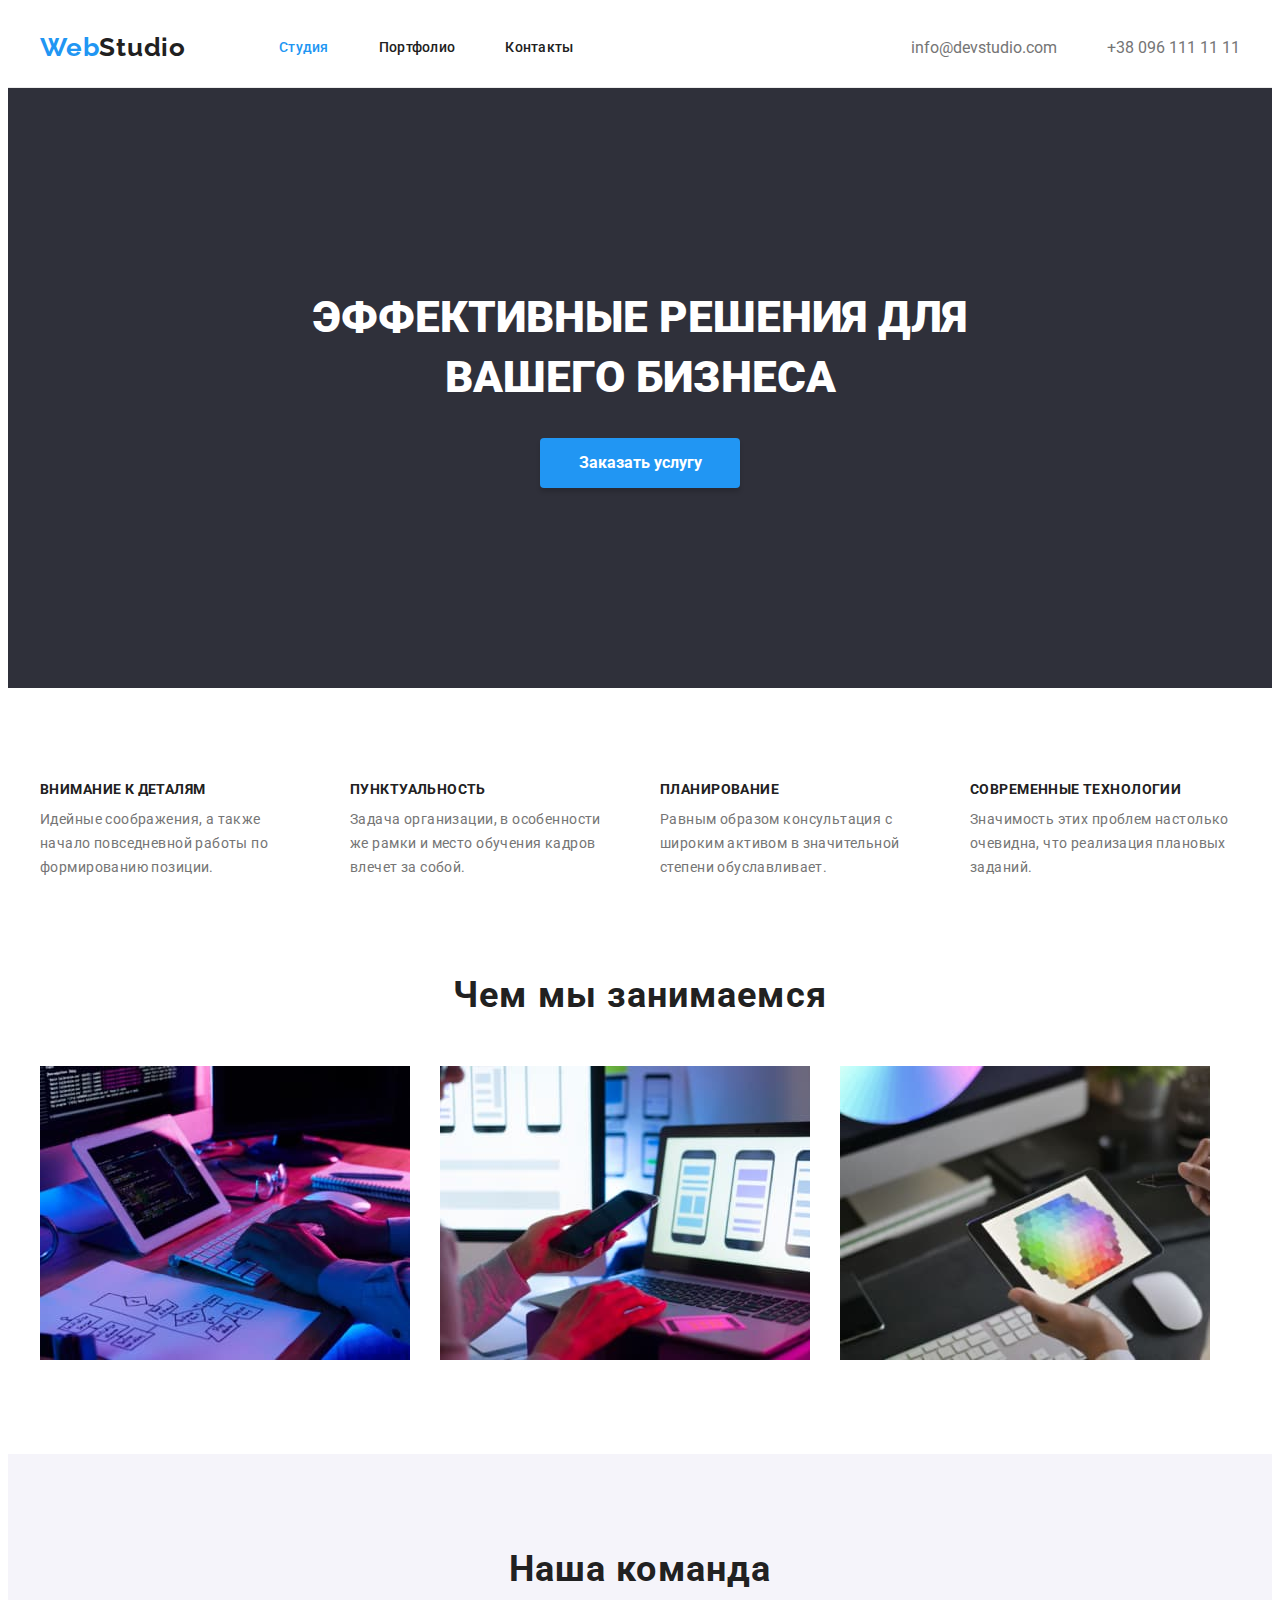
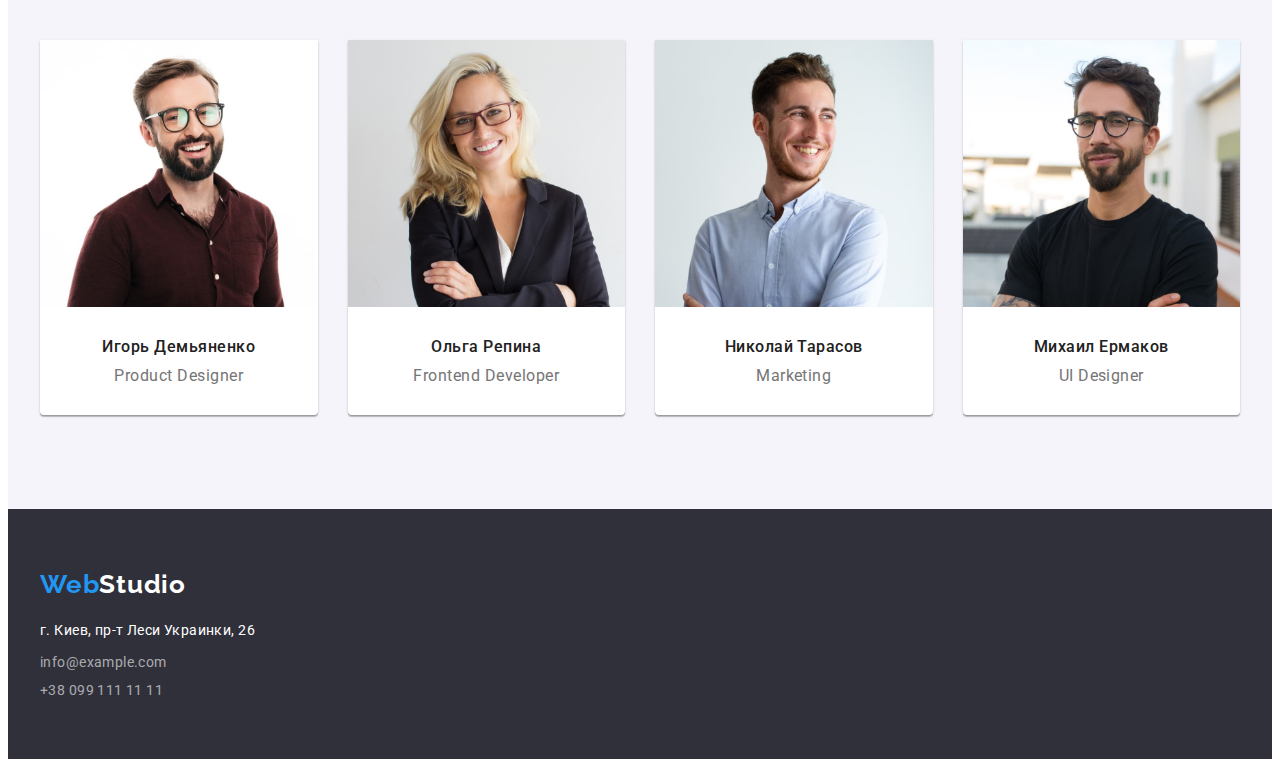
<file: index.html>
<!DOCTYPE html>
<html lang="ru">

<head>
    <meta charset="UTF-8">
    <meta http-equiv="X-UA-Compatible" content="IE=edge">
    <meta name="viewport" content="width=device-width, initial-scale=1.0">
    <title>WebStudio</title>
    <link rel="preconnect" href="https://fonts.googleapis.com">
    <link rel="preconnect" href="https://fonts.gstatic.com" crossorigin>
    <link href="https://fonts.googleapis.com/css2?family=Raleway:wght@700&family=Roboto:wght@400;500;700&display=swap"
        rel="stylesheet">
    <link rel="stylesheet" href="https://cdnjs.cloudflare.com/ajax/libs/modern-normalize/1.1.0/modern-normalize.min.css" integrity="sha512-wpPYUAdjBVSE4KJnH1VR1HeZfpl1ub8YT/NKx4PuQ5NmX2tKuGu6U/JRp5y+Y8XG2tV+wKQpNHVUX03MfMFn9Q==" crossorigin="anonymous" referrerpolicy="no-referrer" />
    <link rel="stylesheet" href="./css/styles.css">
</head>

<body>
<header class="header">
    <div class="container tilibom">
        <nav class="main-nav">
            <a href="./" lang="en" class="logo logo-header"><span>Web</span>Studio</a>
            <ul class="site-nav list">
                <li class="li"><a href="./" class="link current">Студия</a></li>
                <li class="li"><a href="./portfolio.html" >Портфолио</a></li>
                <li class="li"><a href="">Контакты</a></li>
            </ul>
        </nav>
        <ul class="site-contacts list">
            <li class="li"><a href="mailto:info@devstudio.com">info@devstudio.com</a></li>
            <li class="li"><a href="tel:+38096111111">+38 096 111 11 11</a></li>
        </ul>
    </div>
</header>
    <main>
        <section class="hero">
            <div class="main-hero container">
            <h1 class="hero-title">Эффективные решения для вашего бизнеса</h1>
            <button type="button" class="button">Заказать услугу</button>
            </div>
        </section>

        <section class="section benefits">
            <div class="container">
                <h2 class="visually-hidden">Наши преимущества</h2>
                <ul class="list-section list">
                    <li class="list-items">
                        <h3 class="section-title h">Внимание к деталям</h3>
                        <p class="text">Идейные соображения, а также начало повседневной работы по формированию позиции.</p>
                    </li>
                    <li class="list-items">
                        <h3 class="section-title h">Пунктуальность</h3>
                        <p class="text">Задача организации, в особенности же рамки и место обучения кадров влечет за собой.</p>
                    </li>
                    <li class="list-items">
                        <h3 class="section-title h">Планирование</h3>
                        <p class="text">Равным образом консультация с широким активом в значительной степени обуславливает.</p>
                    </li>
                    <li class="list-items">
                        <h3 class="section-title h">Современные технологии</h3>
                        <p class="text">Значимость этих проблем настолько очевидна, что реализация плановых заданий.</p>
                    </li>
                                </ul>
            </div>
        </section>
        <section class="section">
            <div class="container">
                <h2 class="section-title team">Чем мы занимаемся</h2>
                <ul class="list skills">
                    <li class="img-benefits">
                        <img src="./img/img.jpg" alt="programer-working" width="370px"/>
                    </li>
                    <li class="img-benefits">
                        <img src="./img/img1.jpg" alt="web-ui-designers-are-developing" width="370px">
                    </li>
                    <li class="img-benefits">
                        <img src="./img/img2.jpg" alt="creative-artist-web-design" width="370px"/>
                    </li>
                </ul>
            </div>            
        </section>
        <section class="section section-team">
           <div class="container">
                <h2 class="section-title team">Наша команда</h2>
                <ul class="list team-list">
                    <li class="part-team">
                        <img src="./img/igor.jpg" alt="Игорь Демьяненко,Product Designer" width="270px" class="foto-team">
                        <div class="part-team-description">
                        <h3 class="title">Игорь Демьяненко</h3>
                        <p class="text-team">Product Designer</p>
                        </div>
                       
                    </li>
                    <li class="part-team">
                        <img src="./img/olga.jpg" alt="Ольга Репина,Frontend Developer" width="270px" class="foto-team">
                        <div class="part-team-description">
                        <h3 class="title">Ольга Репина</h3>
                        <p class="text-team">Frontend Developer</p>
                        </div>
                        </li>
                    <li class="part-team">
                        <img src="./img/nikolay.jpg" alt="Николай Тарасов,Marketing" width="270px" class="foto-team">
                        <div class="part-team-description">
                        <h3 class="title">Николай Тарасов</h3>
                        <p class="text-team">Marketing</p>
                        </div>
                        
                    </li>
                    <li class="part-team">
                        <img src="./img/mihail.jpg" alt="Михаил Ермаков,UI Designer" width="270px" class="foto-team">
                        <div class="part-team-description">
                        <h3 class="title">Михаил Ермаков</h3>
                        <p class="text-team">UI Designer</p>
                        </div>
                                                </figure>
                    </li>
                </ul>
           </div>
        </section>
    </main>

    <footer class="footer">
       <div class="container">
        <div class="logo-footer"> <a href="./" lang="en" class="logo"><span>Web</span>Studio</a></div>   
            <address>
                <ul class="list list-addres">
                    <li class="address">
                        <p>г. Киев, пр-т Леси Украинки, 26</p>
                    </li>
                    <li class="address-mail">
                        <a href="mailto:info@example.com" class="list mail">info@example.com</a>
                    </li>
                    <li class="address-phone">
                        <a href="tel:+380991111111" class="list phone">+38 099 111 11 11</a>
                    </li>
                </ul>
            </address>
       </div>
    </footer>
</body>

</html>
</file>
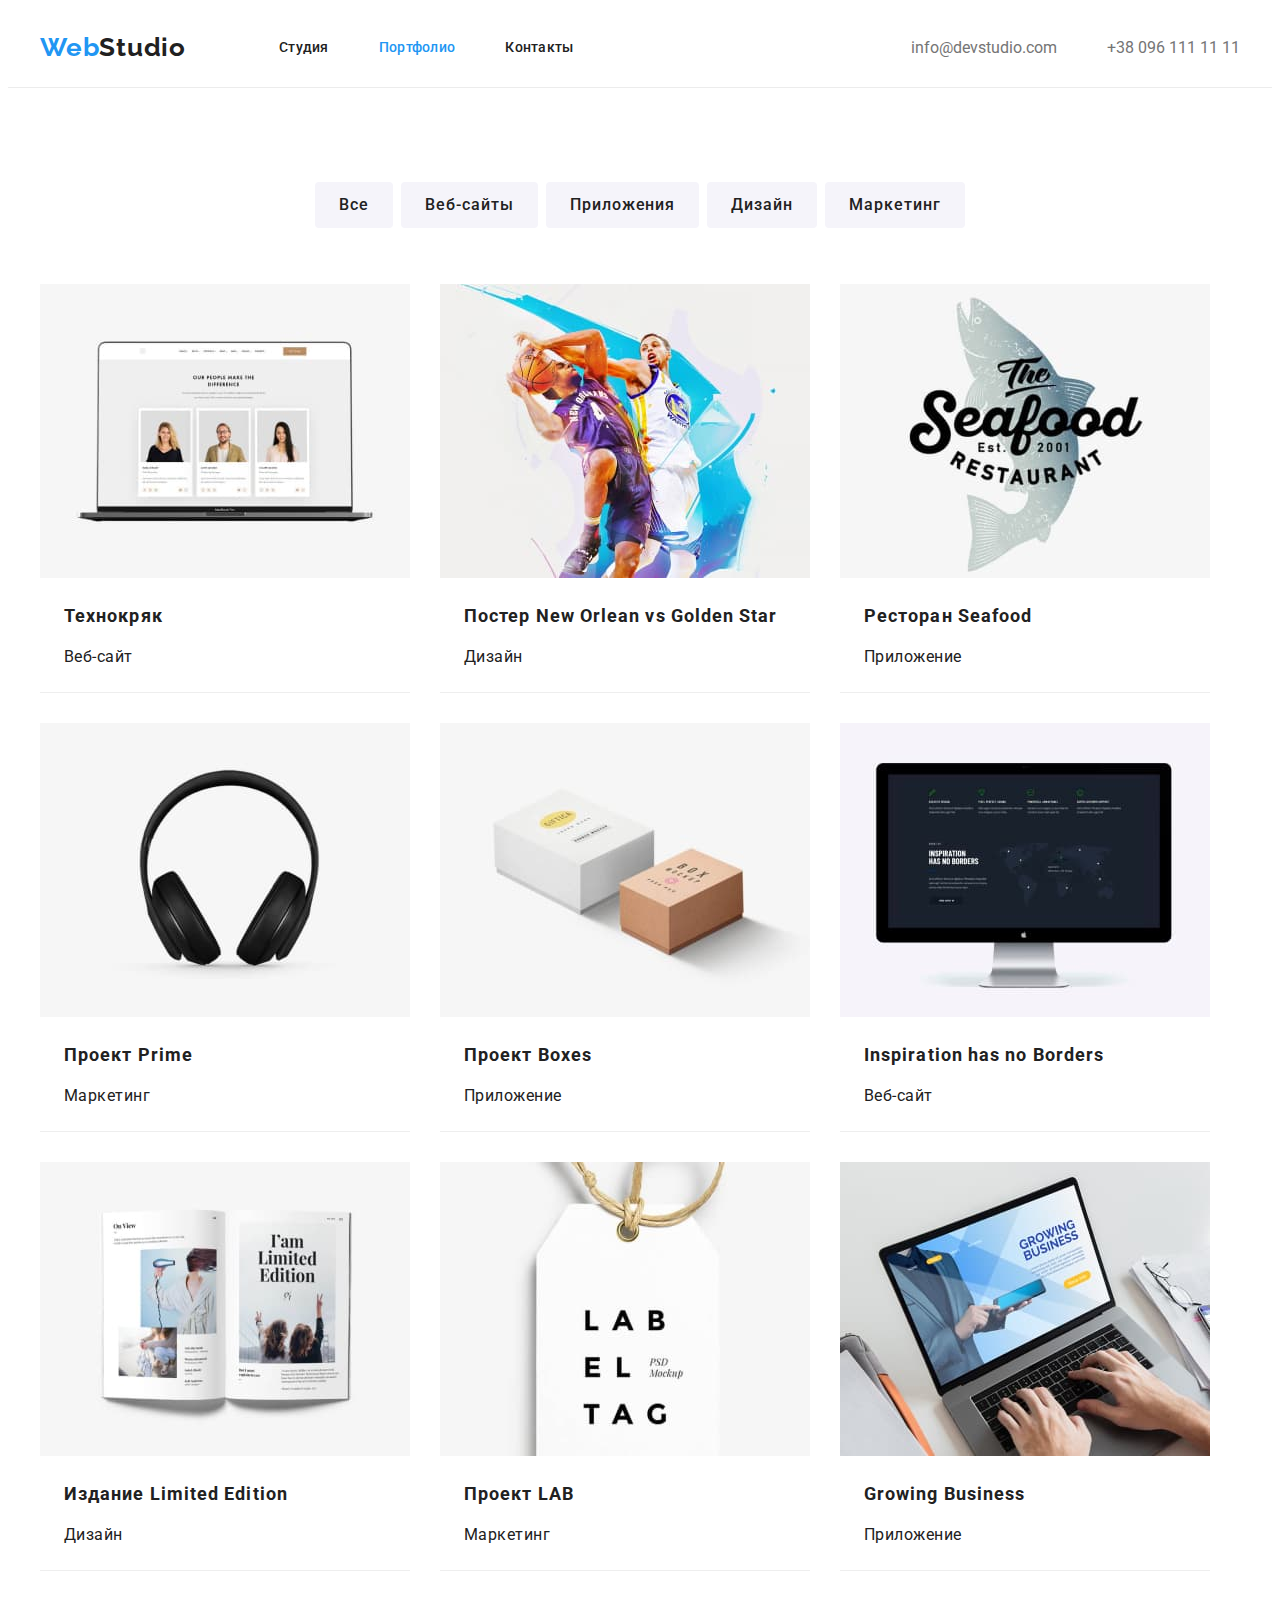
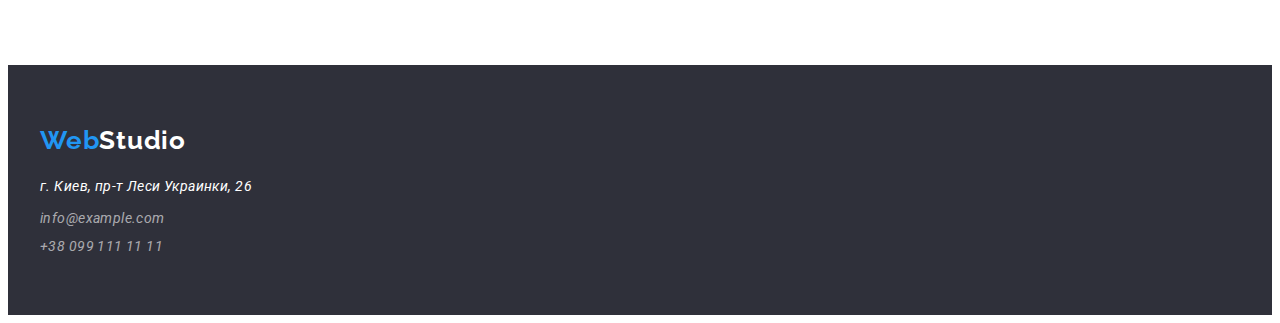
<file: portfolio.html>
<!DOCTYPE html>
<html lang="ru">

<head>
    <meta charset="UTF-8">
    <meta http-equiv="X-UA-Compatible" content="IE=edge">
    <meta name="viewport" content="width=device-width, initial-scale=1.0">
    <title>WebStudio</title>
    <link rel="preconnect" href="https://fonts.googleapis.com">
    <link rel="preconnect" href="https://fonts.gstatic.com" crossorigin>
    <link href="https://fonts.googleapis.com/css2?family=Raleway:wght@700&family=Roboto:wght@400;500;700&display=swap"
        rel="stylesheet">
    <link rel="stylesheet" href="https://cdnjs.cloudflare.com/ajax/libs/modern-normalize/1.1.0/modern-normalize.min.css"
        integrity="sha512-wpPYUAdjBVSE4KJnH1VR1HeZfpl1ub8YT/NKx4PuQ5NmX2tKuGu6U/JRp5y+Y8XG2tV+wKQpNHVUX03MfMFn9Q=="
        crossorigin="anonymous" referrerpolicy="no-referrer" />
    <link rel="stylesheet" href="./css/styles.css">
</head>
<body>
<header class="header">
    <div class="container tilibom">
    <nav class="main-nav">
        <a href="./" lang="en" class="logo logo-header"><span>Web</span>Studio</a>
        <ul class="site-nav list">
            <li class="li"><a href="./" >Студия</a></li>
            <li class="li"><a href="./portfolio.html" class="link current">Портфолио</a></li>
            <li class="li"><a href="">Контакты</a></li>
        </ul>
    </nav>
    <ul class="site-contacts list">
            <li class="li"><a href="mailto:info@devstudio.com">info@devstudio.com</a></li>
            <li class="li"><a href="tel:+38096111111">+38 096 111 11 11</a></li>
        </ul>
    </div>
    </header>
    <main>
        <section class="benefits">
    <div class="container">
<h1 class="visually-hidden">Наши работы</h1>
<ul class="list portfolio-list">
    <li class="button-portfolio-item"><button type="button" class="button-portfolio">Все</button></li>
    <li class="button-portfolio-item"><button type="button" class="button-portfolio">Веб-сайты</button></li>
    <li class="button-portfolio-item"><button type="button" class="button-portfolio">Приложения</button></li>
    <li class="button-portfolio-item"><button type="button" class="button-portfolio">Дизайн</button></li>
    <li class="button-portfolio-item"><button type="button" class="button-portfolio">Маркетинг</button></li>
</ul>
<ul class="list examples">
    <li class="item">
        <img src="./img/tehnokryak.jpg" alt="site-first-page" width="370px" height="294px" class="example">
        <div class="discription-examples">
<h2 class="title-portfolio">Технокряк</h2>
<p class="item-description">Веб-сайт</p>
        </div> 
            </li>
    <li class="item">
        <img src="./img/poster.jpg" alt="basketball" width="370px" height="294px" class="example">
       <div class="discription-examples">
           <h2 class="title-portfolio">Постер New Orlean vs Golden Star</h2>
           <p class="item-description">Дизайн</p>
        </div>
    </li>
    <li class="item">
        <img src="./img/seafood.jpg" alt="logo" width="370px" height="294px" class="example">
        <div class="discription-examples"><h2 class="title-portfolio">Ресторан Seafood</h2>
        <p class="item-description">Приложение</p></div>
    </li>
    <li class="item">
        <img src="./img/prime.jpg" alt="headphones" width="370px" height="294px" class="example">
    <div class="discription-examples">
        <h2 class="title-portfolio">Проект Prime</h2>
        <p class="item-description">Маркетинг</p>
    </div>
        
    </li>
    <li class="item">
        <img src="./img/twoboxes.jpg" alt="twoboxes" width="370px" height="294px" class="example">
        <div class="discription-examples">
            <h2 class="title-portfolio">Проект Boxes</h2>
            <p class="item-description">Приложение</p>
        </div>
        
    </li>
    <li class="item">
        <img src="./img/inspiration.jpg" alt="site-page" width="370px" height="294px" class="example">
        <div class="discription-examples">
            <h2 class="title-portfolio">Inspiration has no Borders</h2>
            <p class="item-description">Веб-сайт</p>
        </div>
        
    </li>
    <li class="item">
        <img src="./img/journal.jpg" alt="openjournal" width="370px" height="294px" class="example">
        <div class="discription-examples">
            <h2 class="title-portfolio">Издание Limited Edition</h2>
            <p class="item-description">Дизайн</p>
        </div>
        
    </li>
    <li class="item">
        <img src="./img/labeltag.jpg" alt="logolabeltag" width="370px" height="294px" class="example">
        <div class="discription-examples">
            <h2 class="title-portfolio">Проект LAB</h2>
            <p class="item-description">Маркетинг</p>
        </div>
        
    </li>
    <li class="item">
        <img src="./img/growingbussines.jpg" alt="laptoponthetabel" width="370px" height="294px" class="example">
        <div class="discription-examples">
            <h2 class="title-portfolio">Growing Business</h2>
            <p class="item-description">Приложение</p>
        </div>
      
    </li>
</ul>
            </div>
    </section>

</main>
<footer class="footer">
    <div class="container">
        <div class="logo-footer"> <a href="./" lang="en" class="logo"><span>Web</span>Studio</a></div>
        <address>
            <ul class="list">
                <li class="address">
                    <p>г. Киев, пр-т Леси Украинки, 26</p>
                </li>
                <li class="address-mail">
                    <a href="mailto:info@example.com" class="list mail">info@example.com</a>
                </li>
                <li class="address-phone">
                    <a href="tel:+380991111111" class="list phone">+38 099 111 11 11</a>
                </li>
            </ul>
        </address>
    </div>
</footer>
</body>
</file>
<file: css/styles.css>
/*цвет основного текста #212121*/
/*цвет вторичного текста #757575*/
/* специальный цвет #FFFFFF*/
/*акцент #2196F3*/
/*фон херо и футер #2F303A */
/*фон хедер*/

html{
    box-sizing: border-box;
        }

:root{--prymary-text-color: #212121;
--secondary-text-color: #757575;
--akcent-text-color: #2196F3;
--main: #ffffff;
--bgc-secondary: #2F303A;
--portfolio-button-bgc: #F5F4FA;}

.list {
    list-style: none;
    text-decoration: none;
}


body { background-color: var(--bgc-main);
    color: var(--prymary-text-color);
    font-family: 'Roboto';
}

h1,
h2,
h3,
p,
ul { margin: 0;
padding: 0;}

.container {
    /* outline: 1px solid tomato; */
width: 1200px;
padding-left: 15px;
padding-right: 15px;
margin-left: auto;
margin-right: auto;
}
.container .examples{
    padding-left: 0;
    padding-right: 0;
}



/* ------------------------------------------------------Header------------------------------------------------*/
.header {
    max-width: 1600px;
    border-bottom-width: 1px;   
    border-bottom-style: solid;
    border-bottom-color: #ECECEC;
    margin-left: auto;
    margin-right: auto;}

.main-nav {display: flex;
    align-items: center;
    padding-top: 24px;
    padding-bottom: 25px;
 }

.logo {
    color: var(--prymary-text-color);

    font-family: 'Raleway';
    font-style: normal;
    font-weight: 700;
    font-size: 26px;
    line-height: 1,19;
    letter-spacing: 0.03em;
    text-decoration:none;
}
.logo-header {margin-right: 93px;}

.logo>span {    
    color: var(--akcent-text-color);
}

.site-nav, .site-contacts {
    display: flex;
}

.site-nav .li:not(:last-child){
    margin-right: 50px;
}
.site-contacts .li:not(:last-child) {
    margin-right: 50px;
}

.site-contacts {margin-left: auto;
justify-content: center}

.site-nav a {
    display: block;
    color: var(--prymary-text-color);
    font-weight: 500;
    font-size: 14px;
    line-height: 1.33;
    letter-spacing: 0.02em;
    text-decoration:none;
}
.site-contacts a {color: var(--secondary-text-color);
    text-decoration:none;
}


.site-nav a:hover,
.site-nav a:focus {
    color: var(--akcent-text-color);
}
.site-contacts a:hover,
.site-contacts a:focus {
    color: var(--akcent-text-color);
}
.link.current {
    color: var(--akcent-text-color);}
    
.tilibom {
        display: flex;
        justify-content: space-between;
        align-items: center;
    }

/* -------------------------------- hero main------------------------------------- */

.hero {
    max-width: 1600px;
    padding-top: 200px;
    padding-bottom: 200px;
    margin-left: auto;
    margin-right: auto;
    
    color: var(--main);
    background-color: var(--bgc-secondary);
    text-align: center;
 
     
}
 
.hero-title {
    max-width: 696px;
    margin-bottom: 30px;
    margin-left: auto;
    margin-right: auto;

    font-weight: 900;
    font-size: 44px;
    line-height: 1.36;
    text-transform: uppercase;
    
}

.button {
    width: 200px;
    padding: 10px 32px;
    color: var(--main);
    background-color: var(--akcent-text-color);
    font-family: 'Roboto';
    font-style: normal;
    font-weight: 700;
    font-size: 16px;
    line-height: 1.88;
    cursor: pointer;
    border-radius: 4px;
    border: 0px;
    box-shadow: 0px 4px 4px rgba(0, 0, 0, 0.15);

    }

/* -----------------------------section-------------------------------- */
.visually-hidden {
    position: absolute;
    white-space: nowrap;
    width: 1px;
    height: 1px;
    overflow: hidden;
    border: 0;
    padding: 0;
    clip: rect(0 0 0 0);
    clip-path: inset(50%);
    margin: -1px;
}

.section {
    color: var(--prymary-text-color);
    background-color: #ffffff;
    padding-bottom: 94px;
}
.section.section-team{
    background-color:#F5F4FA;
}

.benefits {
    padding-bottom: 94px;
    padding-top: 94px
}

.section .text {
    
    font-weight: 400;
    font-size: 14px;
    line-height: 1.71;
    letter-spacing: 0.03em;
    color: var(--secondary-text-color);}

.section-title {
    margin-bottom: 10px;
    
    font-weight: 700;
    font-size: 14px;
    line-height: 1.14;  
    letter-spacing: 0.03em;
    
}
.h{text-transform: uppercase;}  
 .skills {display: flex;
   
} 
img{
    display:block;
    height:auto;
    width:100%;
}
.part-team {background-color: #ffffff;
box-shadow: 0px 1px 3px rgba(0, 0, 0, 0.12),
0px 1px 1px rgba(0, 0, 0, 0.14),
0px 2px 1px rgba(0, 0, 0, 0.2);
border-radius: 0px 0px 4px 4px;}

.img-benefits:not(:last-child), .part-team:not(:last-child) {margin-right: 30px;}

.list-section {display: flex;
flex-wrap: wrap;
justify-content: space-between;
}

.list-items {width: 270px;
}

/* .list-items:nth-child(4n) */

.team {
    margin-bottom: 50px;
    font-weight: 700;
    font-size: 36px;
    line-height: 42px;
    text-align: center;
    letter-spacing: 0.03em;}

.section-team {padding-top: 94px;}

.team-list {
    display: flex;
}

.title{
    margin-bottom: 10px;
    font-weight: 500;
    font-size: 16px;
    line-height: 1.19;
    text-align: center;
    letter-spacing: 0.03em;}

.text-team {
    /*   */
    font-weight: 400;
    font-size: 16px;
    line-height: 19px;
    text-align: center;
    letter-spacing: 0.03em;
    color: var(--secondary-text-color);
    }

/* .foto-team {margin-bottom: 30px;} */
.part-team-description {padding-bottom: 30px;
padding-top: 30px;}

/*---------------------------------footer------------------------------- */
footer {
    background-color: var(--bgc-secondary);}

.address > p {
    font-weight: 400;
    font-size: 14px;
    line-height: 1.71;
    letter-spacing: 0.03em;
    color: var(--main);}

address a {
    font-weight: 400;
    font-size: 14px;
    line-height: 1.71px;
    letter-spacing: 0.03em;
    color: rgba(255, 255, 255, 0.6);}

footer .logo {
    color: var(--main);}

.list .mail:hover,
.list .phone:hover{
    color:#2196F3;
}
.footer {max-width: 1600px;
    padding-top: 60px;
padding-bottom: 60px;
margin-left: auto;
margin-right: auto;}

.logo-footer{ margin-bottom: 20px; }

.address, .address-mail {margin-bottom: 9px;}

.list-addres {font-style: normal;}
    /* ----------------portfolio-------------------- */
/* ---------------------------------------buttons------------------------------- */
.button-portfolio {
    font-family: 'Roboto';
    font-style: normal;
    font-weight: 500;
    font-size: 16px;
    line-height: 1.88;
    display: flex;
    align-items: center;
    text-align: center;
    letter-spacing: 0.06em;
    color: var(--prymary-text-color);
    background-color: var(--portfolio-button-bgc);
    cursor: pointer;
    padding: 6px 22px;
    border-color: transparent;
    border-radius: 4px;
    ;
}

.button-portfolio:hover, .button-portfolio:focus {
    background-color: var(--akcent-text-color);
    color: var(--main);}

.portfolio-list{display: flex;
    justify-content: center;
    margin-bottom: 56px; }


/* -----------------------------section наши работы---------------------- */

.title-portfolio{
    margin-bottom: 8px;
    font-weight: 700;
    font-size: 18px;
    line-height: 2;
    letter-spacing: 0.06em;
    color: var(--prymary-text-color)
}

.item-description {
    font-weight: 400;
    font-size: 16px;
    line-height: 1.88;
    letter-spacing: 0.03em;
    /* margin-bottom: 20px; */
}

.button-portfolio-item:not(:last-child) {margin-right: 8px;}

.examples {
    display: flex;
    flex-wrap: wrap;
    
}


.item {
    width: 370px;
    margin-right: 30px;
    margin-bottom: 30px;
    border-bottom: 1px solid #EEEEEE;}

.item:nth-child(3n)
{   margin-right: 0px;}   

.item:nth-last-child(-n+3) {
    margin-bottom: 0px;
}


.discription-examples{
    padding-top: 20px;
    padding-left: 24px;
    padding-right: 24px; 
    padding-bottom: 20px;   
    /* border-left: 1px solid #EEEEEE;
    border-right: 1px solid #EEEEEE;
    border-bottom: 1px solid #EEEEEE; */
}
</file>
